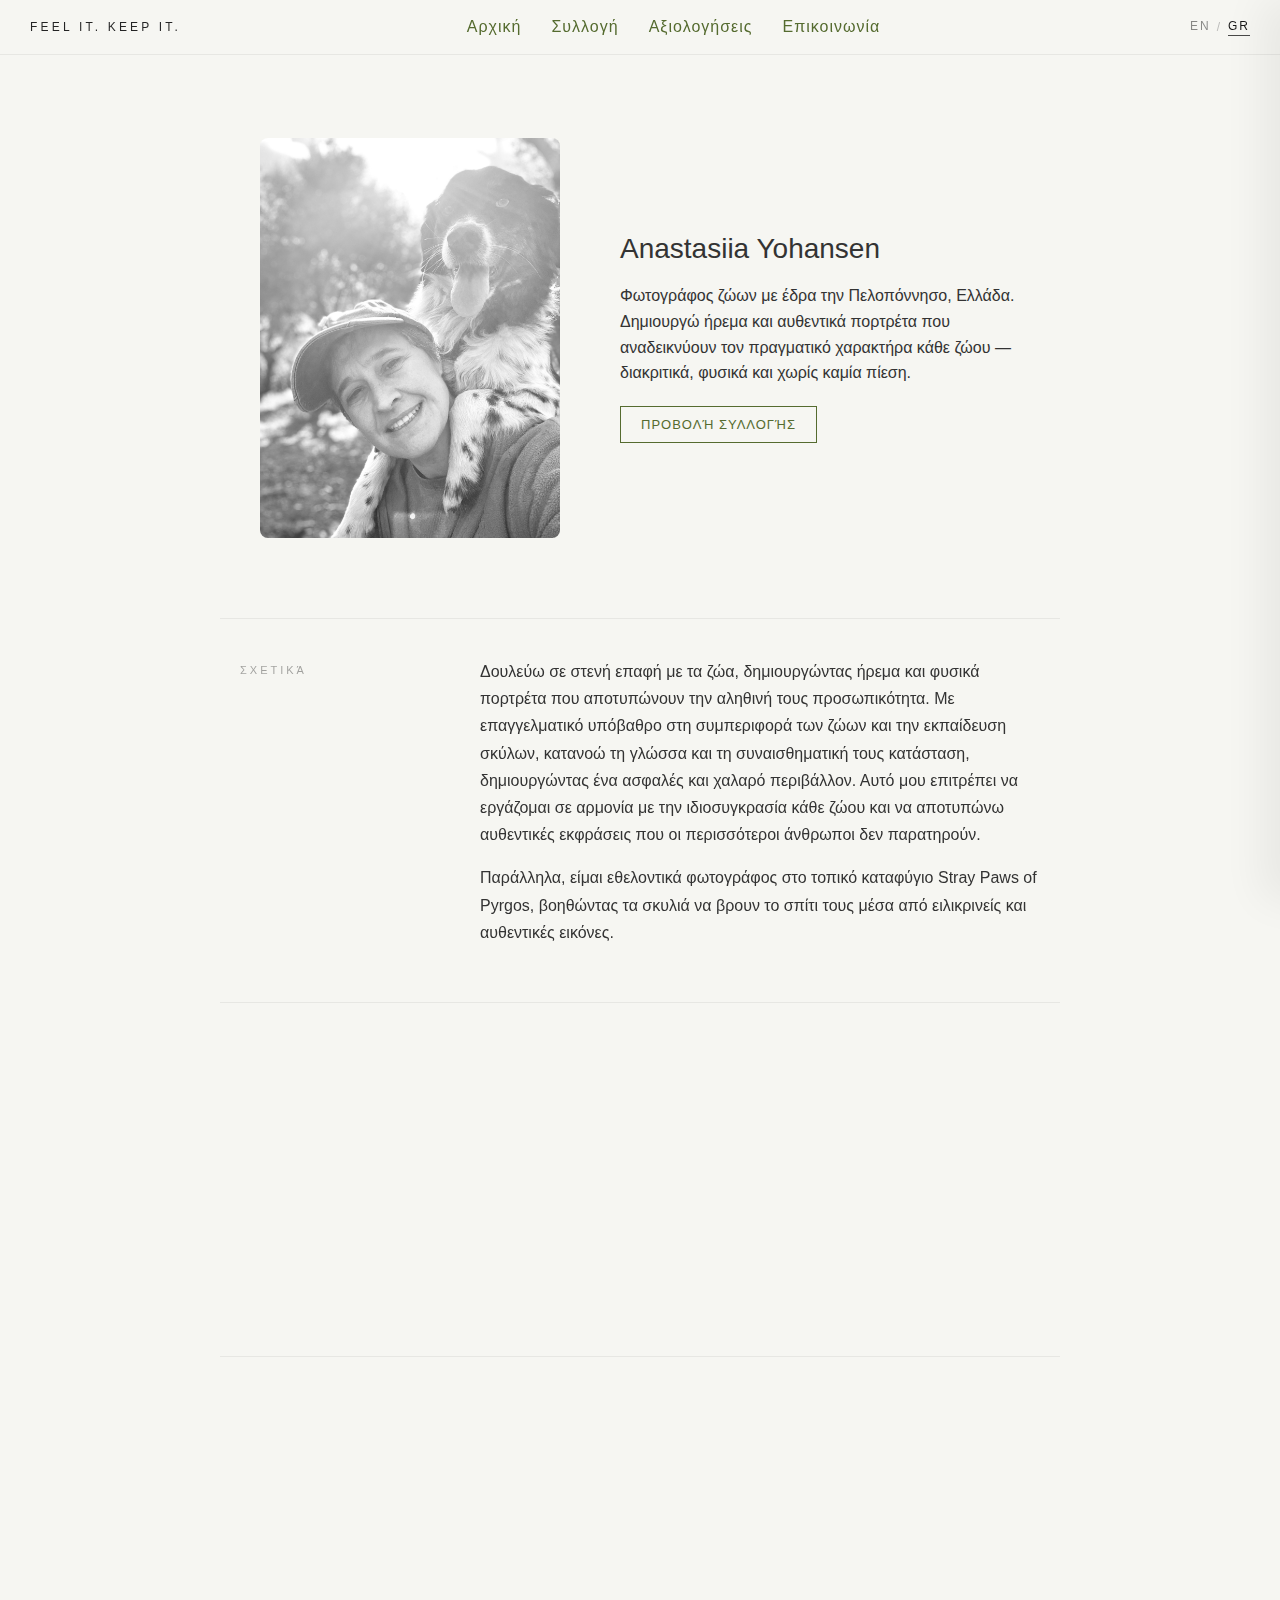
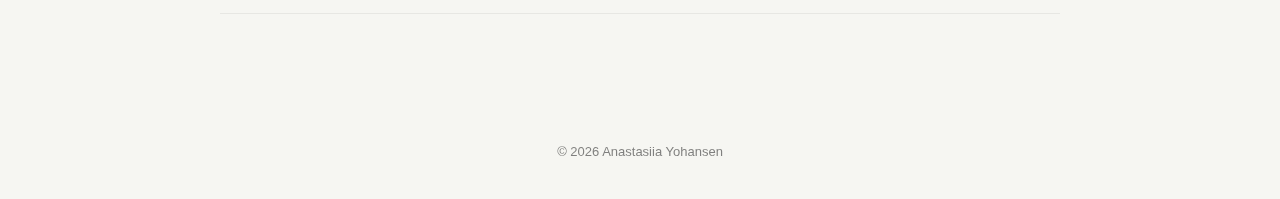
<file: index-gr.html>
<!DOCTYPE html>
<html lang="en">
<head>
  <meta charset="UTF-8">
  <meta name="viewport" content="width=device-width, initial-scale=1.0">
  <title>Animal Photography</title>
  <link rel="stylesheet" href="style.css">
</head>
<body>

<header>

  <nav class="nav">

    <div class="logo">Feel it. Keep it.</div>

    <button class="burger" aria-label="Menu">
      <span></span>
      <span></span>
    </button>

    <ul class="nav-links">
      <li><a href="index-gr.html">Αρχική</a></li>
      <li><a href="gallery-gr.html">Συλλογή</a></li>
      <li><a href="testimonials-gr.html">Αξιολογήσεις</a></li>
      <li><a href="index-gr.html#contacts">Επικοινωνία</a></li>
    </ul>
<div class="lang-switch">
  <a href="index.html">EN</a>
  <span class="lang-divider">/</span>
  <a href="index-gr.html" class="active">GR</a>
</div>
  </nav>



</header>
<div class="mobile-menu">

<div class="mobile-menu-header">
    <div class="mobile-lang">
      <a href="index.html">EN</a>
      <a href="index-gr.html" class="active">GR</a>
    </div>
  <button class="menu-close" aria-label="Close menu">✕</button>
</div>
<div class="mobile-nav">
    <a href="index-gr.html">Αρχική</a>
    <a href="gallery-gr.html">Συλλογή</a>
    <a href="testimonials-gr.html">Αξιολογήσεις</a>
    <a href="#contacts">Επικοινωνία</a>
</div>
    
    <div class="mobile-socials">
      <a href="https://t.me/ayohansen">Telegram</a>
      <a href="https://wa.me/306940764896">WhatsApp</a>
      <a href="mailto:nastyayo@gemail.com">Email</a>
    </div>

  </div>

  <div class="menu-backdrop"></div>

<main>


  <!-- HERO (фото слева, текст справа) -->

  <section class="hero">

    <img src="img/IMG_1261.JPG" alt="Portrait">

    <div class="intro">

      <h1>Anastasiia Yohansen</h1>
<p>
Φωτογράφος ζώων με έδρα την Πελοπόννησο, Ελλάδα.
</p>
      <p>
Δημιουργώ ήρεμα και αυθεντικά πορτρέτα που αναδεικνύουν τον πραγματικό χαρακτήρα κάθε ζώου — διακριτικά, φυσικά και χωρίς καμία πίεση. 
</p>

      <a class="btn" href="gallery-gr.html">Προβολή συλλογής</a>

    </div>

  </section>

<section class="section reveal" data-stagger id="about">
  <div class="section-layout">
    <h2>Σχετικά</h2>

    <div class="about-text">
      <p>
Δουλεύω σε στενή επαφή με τα ζώα, δημιουργώντας ήρεμα και φυσικά πορτρέτα που αποτυπώνουν την αληθινή τους προσωπικότητα. Με επαγγελματικό υπόβαθρο στη συμπεριφορά των ζώων και την εκπαίδευση σκύλων, κατανοώ τη γλώσσα και τη συναισθηματική τους κατάσταση, δημιουργώντας ένα ασφαλές και χαλαρό περιβάλλον. Αυτό μου επιτρέπει να εργάζομαι σε αρμονία με την ιδιοσυγκρασία κάθε ζώου και να αποτυπώνω αυθεντικές εκφράσεις που οι περισσότεροι άνθρωποι δεν παρατηρούν.
</p>
      <p>
Παράλληλα, είμαι εθελοντικά φωτογράφος στο τοπικό καταφύγιο Stray Paws of Pyrgos, βοηθώντας τα σκυλιά να βρουν το σπίτι τους μέσα από ειλικρινείς και αυθεντικές εικόνες.    
</p>

</div>
  </div>
</section>


  <!-- GEAR -->

  <section class="section reveal" data-stagger id="gear">
  <div class="section-layout">
    <h2>Η προσέγγισή μου</h2>

    <div class="about-text">
<p class="approach-intro">
Φωτογραφίζω με iPhone, διατηρώντας ένα ήρεμο, φυσικό και μη παρεμβατικό περιβάλλον. Χωρίς μεγάλες κάμερες ή εξοπλισμό φωτισμού, τα ζώα παραμένουν χαλαρά, εκφραστικά και απόλυτα ο εαυτός τους.</p>
<p class="approach-highlight">
  Το αποτέλεσμα δεν είναι απλώς μια φωτογραφία, αλλά μια αυθεντική αποτύπωση αυτού που πραγματικά είναι.</p>
<p class="approach-highlight">Οποιοσδήποτε μπορεί να τραβήξει μια φωτογραφία. Η δική μου δουλειά είναι να αποτυπώνω την παρουσία, την προσωπικότητα και τη σχέση εμπιστοσύνης.</p>
     
    </div>
  </div>
</section>




  <!-- DIPLOMAS -->

<section class="section reveal" data-stagger id="diplomas">
  <div class="section-layout">

    <h2>Διπλώματα</h2>

    <div class="section-content diplomas-list">

      <div class="diploma">
        Δίπλωμα Εκπαιδευτή Σκύλων  
        <span class="diploma-meta">
          National School of Service Dog Training, Ουκρανία · 2025
        </span>
      </div>

      <div class="diploma">
        Δίπλωμα Βοηθού Θεραπείας με τη Συνοδεία Σκύλου  
        <span class="diploma-meta">
          National School of Service Dog Training, Ουκρανία · 2026
        </span>
      </div>

      <div class="diploma">
        Πιστοποιημένος Επαγγελματίας Εκπαιδευτής Σκύλων  
        <span class="diploma-meta">
          Nordic Education Centre for Dog Trainers, Νορβηγία · 2023
        </span>
      </div>

    </div>

  </div>
</section>


  <!-- CONTACTS -->

  <section class="section reveal" data-stagger id="contacts">
<div class="section-layout">
    <h2>Επικοινωνία</h2>
<div class="section-content">
    <div class="contact-links">

      <a href="https://t.me/ayohansen" target="_blank" rel="noopener">
        Telegram
      </a>

      <a href="https://wa.me/306940764896" target="_blank" rel="noopener">
        WhatsApp
      </a>

      <a href="mailto:nastyayo@gmail.com">
        nastyayo@gmail.com
      </a>

    </div>
    </div>
    </div>

  </section>


</main>



<footer>

  © <span id="year"></span> Anastasiia Yohansen

</footer>



<script>

  /* year */

  document.getElementById("year").textContent =
    new Date().getFullYear();



  /* burger menu */
  const closeBtn = document.querySelector(".menu-close");
  const burger =
    document.querySelector(".burger");

  const menu =
    document.querySelector(".mobile-menu");

  const backdrop =
    document.querySelector(".menu-backdrop");

closeBtn?.addEventListener("click", () => {
  document.body.classList.remove("menu-open");
});
  burger.addEventListener("click", () => {

    document.body.classList.toggle("menu-open");

  });


  backdrop.addEventListener("click", () => {

    document.body.classList.remove("menu-open");

  });



  /* cinematic reveal */

  const reveals =
    document.querySelectorAll(".reveal");


  const observer =
    new IntersectionObserver(

      (entries) => {

        entries.forEach(entry => {

          if (entry.isIntersecting) {

            entry.target.classList.add("is-visible");

          }

        });

      },

      {
        threshold: 0.25
      }

    );


  reveals.forEach(el =>
    observer.observe(el)
  );


</script>

<script>
  const header = document.querySelector("header");

  window.addEventListener("scroll", () => {

    if(window.scrollY > 40){
      header.classList.add("scrolled");
    } else {
      header.classList.remove("scrolled");
    }

  });
</script>

</body>
</html>
</file>
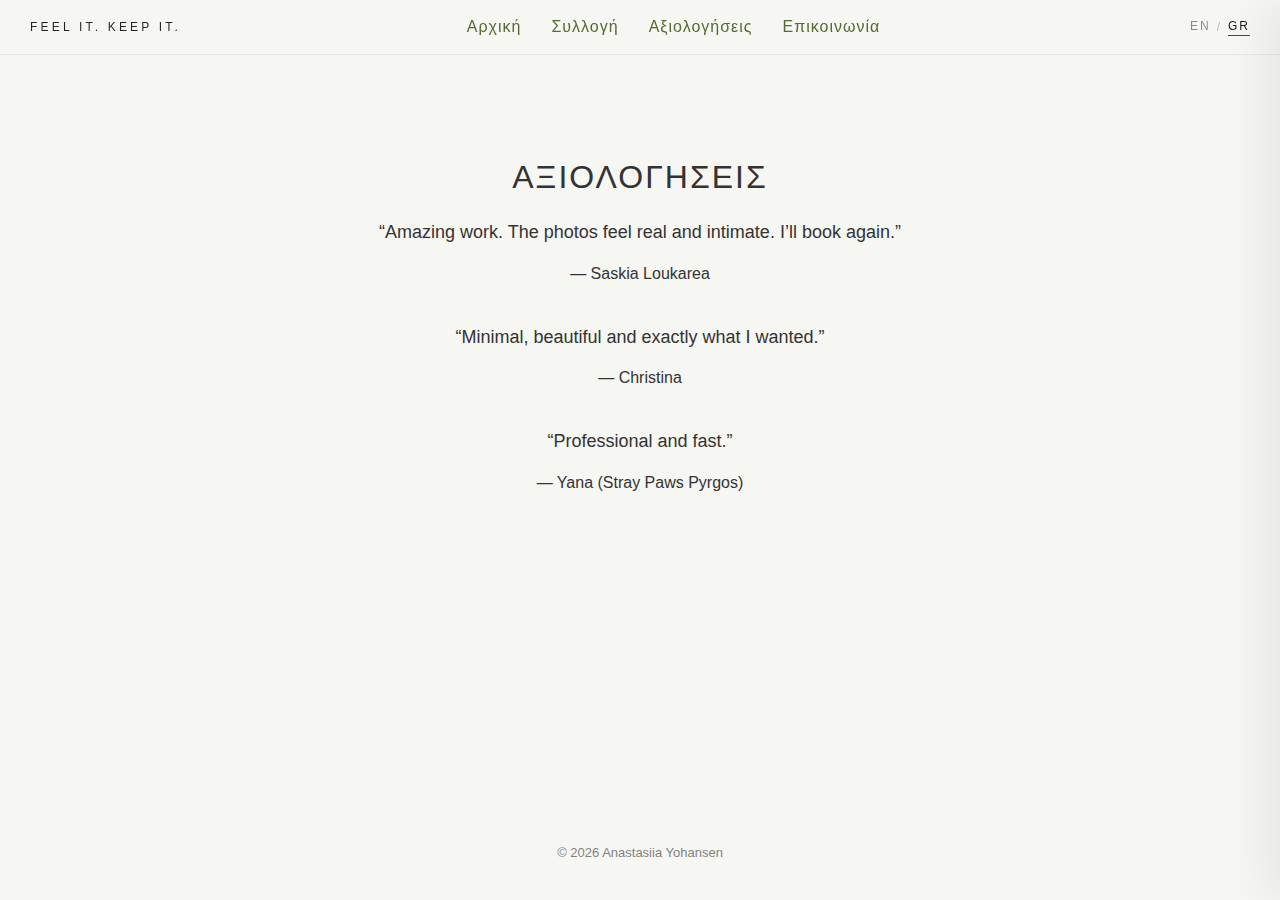
<file: testimonials-gr.html>
<!DOCTYPE html>
<html lang="el">
<head>
  <meta charset="UTF-8" />
  <meta name="viewport" content="width=device-width, initial-scale=1.0" />
  <title>Animal Photography</title>
  <link rel="stylesheet" href="style.css" />
</head>
<body>

<header>
  <nav class="nav">
    <div class="logo">Feel it. Keep it.</div>

    <button class="burger" aria-label="Open menu" aria-expanded="false">
      <span></span><span></span>
    </button>

    <ul class="nav-links">
      <li><a href="index-gr.html">Αρχική</a></li>
      <li><a href="gallery-gr.html">Συλλογή</a></li>
      <li><a href="testimonials-gr.html">Αξιολογήσεις</a></li>
      <li><a href="index-gr.html#contacts">Επικοινωνία</a></li>
    </ul>
    <div class="lang-switch">
  <a href="testimonials.html">EN</a>
 <span class="lang-divider">/</span>
  <a href="testimonials-gr.html" class="active">GR</a>
</div>
  </nav>


</header>
  <div class="mobile-menu" aria-hidden="true">
 <div class="mobile-menu-header">
    <div class="mobile-lang">
      <a href="testimonials.html">EN</a>
      <a href="testimonials-gr.html" class="active">GR</a>
    </div>
  <button class="menu-close" aria-label="Close menu">✕</button>
</div>
<div class="mobile-nav">
    <a href="index-gr.html">Αρχική</a>
    <a href="gallery-gr.html">Συλλογή</a>
    <a href="testimonials-gr.html">Αξιολογήσεις</a>
    <a href="index-gr.html#contacts">Επικοινωνία</a>
</div>
    <div class="mobile-socials">
      <a href="https://t.me/ayohansen" target="_blank" rel="noopener">Telegram</a>
      <a href="https://wa.me/306940764896" target="_blank" rel="noopener">WhatsApp</a>
      <a href="mailto:nastyayo@gemail.com">Email</a>
    </div>
  </div>

  <div class="menu-backdrop"></div>
<main>
  <section class="testimonials">
    <h1>Αξιολογήσεις</h1>

    <div class="testimonial">
      <p>“Amazing work. The photos feel real and intimate. I’ll book again.”</p>
      <div class="name">— Saskia Loukarea</div>
    </div>

    <div class="testimonial">
      <p>“Minimal, beautiful and exactly what I wanted.”</p>
      <div class="name">— Christina</div>
    </div>

    <div class="testimonial">
      <p>“Professional and fast.”</p>
      <div class="name">— Yana (Stray Paws Pyrgos)</div>
    </div>

  </section>
</main>

<footer>
  © <span id="year"></span> Anastasiia Yohansen
</footer>

<script>
  document.getElementById('year').textContent = new Date().getFullYear();

  // burger menu
  const closeBtn = document.querySelector(".menu-close");
  const burger = document.querySelector('.burger');
  const menu = document.querySelector('.mobile-menu');
  const backdrop = document.querySelector('.menu-backdrop');

closeBtn?.addEventListener("click", () => {
  document.body.classList.remove("menu-open");
});

  function closeMenu(){
    document.body.classList.remove('menu-open');
    burger?.setAttribute('aria-expanded', 'false');
    menu?.setAttribute('aria-hidden', 'true');
  }

  function openMenu(){
    document.body.classList.add('menu-open');
    burger?.setAttribute('aria-expanded', 'true');
    menu?.setAttribute('aria-hidden', 'false');
  }

  burger?.addEventListener('click', () => {
    document.body.classList.contains('menu-open') ? closeMenu() : openMenu();
  });

  backdrop?.addEventListener('click', closeMenu);
  menu?.querySelectorAll('a').forEach(a => a.addEventListener('click', closeMenu));

  window.addEventListener('keydown', (e) => {
    if(e.key === 'Escape') closeMenu();
  });
</script>
<script>
  const header = document.querySelector("header");

  window.addEventListener("scroll", () => {

    if(window.scrollY > 40){
      header.classList.add("scrolled");
    } else {
      header.classList.remove("scrolled");
    }

  });
</script>

</body>
</html>
</file>
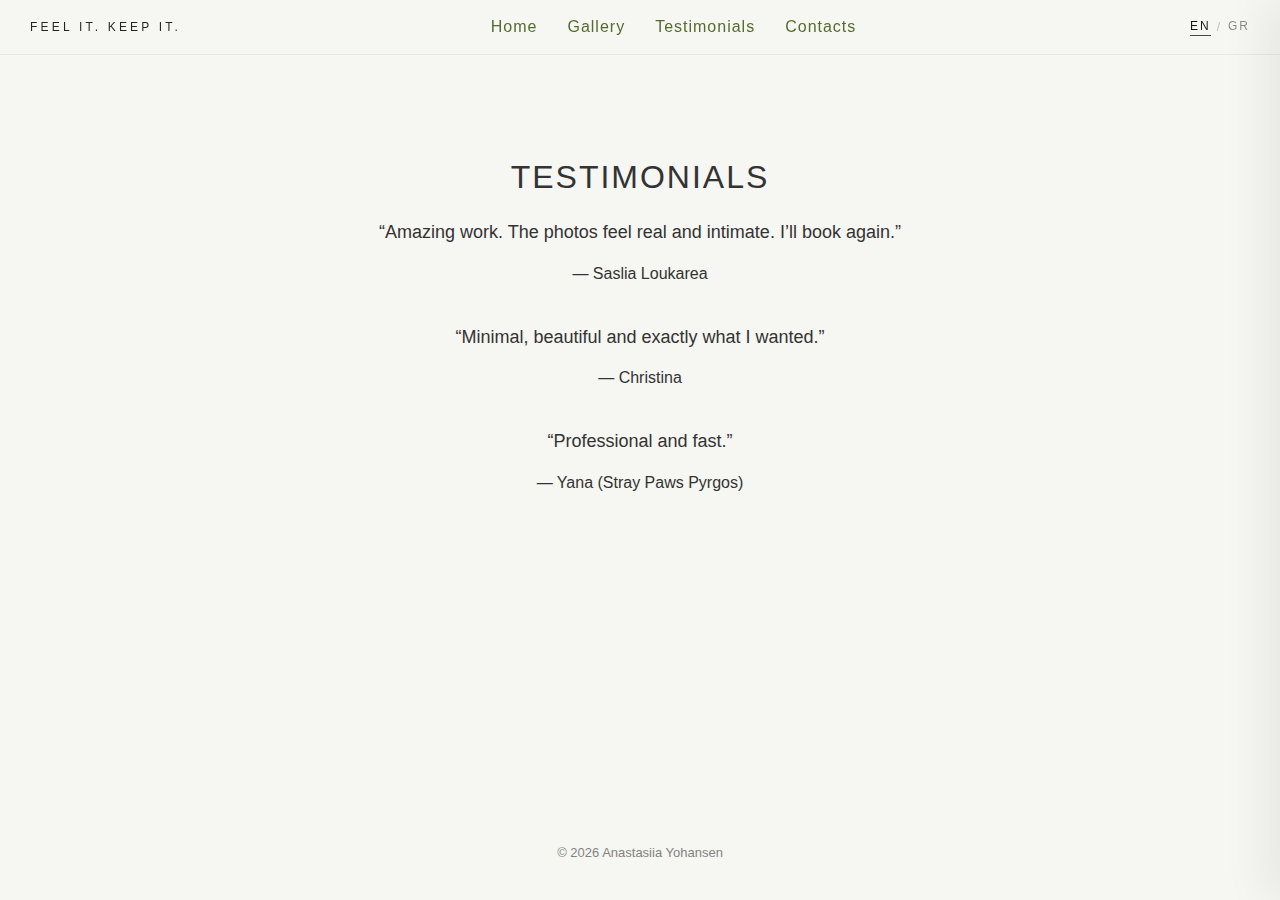
<file: testimonials.html>
<!DOCTYPE html>
<html lang="en">
<head>
  <meta charset="UTF-8" />
  <meta name="viewport" content="width=device-width, initial-scale=1.0" />
  <title>Animal Photography</title>
  <link rel="stylesheet" href="style.css" />
</head>
<body>

<header>
  <nav class="nav">
    <div class="logo">Feel it. Keep it.</div>

    <button class="burger" aria-label="Open menu" aria-expanded="false">
      <span></span><span></span>
    </button>

    <ul class="nav-links">
      <li><a href="index.html">Home</a></li>
      <li><a href="gallery.html">Gallery</a></li>
      <li><a href="testimonials.html">Testimonials</a></li>
      <li><a href="index.html#contacts">Contacts</a></li>
    </ul>
    <div class="lang-switch">
  <a href="testimonials.html" class="active">EN</a>
  <span class="lang-divider">/</span>
  <a href="testimonials-gr.html">GR</a>
</div>
  </nav>


</header>
  <div class="mobile-menu" aria-hidden="true">
<div class="mobile-menu-header">

    <div class="mobile-lang">
      <a href="testimonials.html" class="active">EN</a>
      <span class="lang-divider">/</span>
      <a href="testimonials-gr.html">GR</a>
    </div>

    <button class="menu-close" aria-label="Close menu">✕</button>
</div>
<div class="mobile-nav">
    <a href="index.html">Home</a>
    <a href="gallery.html">Gallery</a>
    <a href="testimonials.html">Testimonials</a>
    <a href="index.html#contacts">Contacts</a>
</div>  

    <div class="mobile-socials">
      <a href="https://t.me/ayohansen" target="_blank" rel="noopener">Telegram</a>
      <a href="https://wa.me/306940764896" target="_blank" rel="noopener">WhatsApp</a>
      <a href="mailto:nastyayo@gemail.com">Email</a>
    </div>
  </div>

  <div class="menu-backdrop"></div>
<main>
  <section class="testimonials">
    <h1>Testimonials</h1>

    <div class="testimonial">
      <p>“Amazing work. The photos feel real and intimate. I’ll book again.”</p>
      <div class="name">— Saslia Loukarea</div>
    </div>

    <div class="testimonial">
      <p>“Minimal, beautiful and exactly what I wanted.”</p>
      <div class="name">— Christina</div>
    </div>

    <div class="testimonial">
      <p>“Professional and fast.”</p>
      <div class="name">— Yana (Stray Paws Pyrgos)</div>
    </div>

  </section>
</main>

<footer>
  © <span id="year"></span> Anastasiia Yohansen
</footer>

<script>
  document.getElementById('year').textContent = new Date().getFullYear();

  // burger menu
  const closeBtn = document.querySelector(".menu-close");
  const burger = document.querySelector('.burger');
  const menu = document.querySelector('.mobile-menu');
  const backdrop = document.querySelector('.menu-backdrop');

closeBtn?.addEventListener("click", () => {
  document.body.classList.remove("menu-open");
});

  function closeMenu(){
    document.body.classList.remove('menu-open');
    burger?.setAttribute('aria-expanded', 'false');
    menu?.setAttribute('aria-hidden', 'true');
  }

  function openMenu(){
    document.body.classList.add('menu-open');
    burger?.setAttribute('aria-expanded', 'true');
    menu?.setAttribute('aria-hidden', 'false');
  }

  burger?.addEventListener('click', () => {
    document.body.classList.contains('menu-open') ? closeMenu() : openMenu();
  });

  backdrop?.addEventListener('click', closeMenu);
  menu?.querySelectorAll('a').forEach(a => a.addEventListener('click', closeMenu));

  window.addEventListener('keydown', (e) => {
    if(e.key === 'Escape') closeMenu();
  });
</script>
<script>
  const header = document.querySelector("header");

  window.addEventListener("scroll", () => {

    if(window.scrollY > 40){
      header.classList.add("scrolled");
    } else {
      header.classList.remove("scrolled");
    }

  });
</script>

</body>
</html>
</file>
<file: style.css>
/* ===== Base ===== */
* { box-sizing: border-box; }

html { scroll-behavior: smooth; height: 100%; }

body{
  margin: 0;
  min-height: 100vh;
  height: 100%;
  display: flex;
  flex-direction: column;

  font-family: 'Inter', sans-serif;
  font-weight: 300;
  background: #f6f6f2;
  color: #333;
}

img{ max-width: 100%; height: auto; display:block; }
a{ color: inherit; }

/* ===== Header / Nav ===== */
header{
  position: sticky;
  top: 0;
  z-index: 1000;

  padding: 18px 30px;
  background: rgba(246, 246, 242, 0.85);
  backdrop-filter: blur(10px);
  -webkit-backdrop-filter: blur(10px);
  border-bottom: 1px solid rgba(0,0,0,0.06);
}

.nav{
  display:flex;
  justify-content:space-between;
  align-items:center;
  gap:16px;
}

.logo{
  font-size: 12px;
  letter-spacing: 3.2px;
  text-transform: uppercase;
  font-weight: 500;
  color: rgba(0,0,0,0.85);

  text-decoration: none; 
  pointer-events: none;
  cursor: default;
}

/* убрать подчёркивание во всех состояниях ссылки */
.logo:visited,
.logo:hover,
.logo:active{
  text-decoration: none;
  color: inherit;
}

/* Desktop menu */
.nav-links{
  list-style:none;
  display:flex;
  gap:30px;
  margin:0;
  padding:0;
}

.nav-links a{
  text-decoration:none;
  color:#556b2f;
  font-weight:300;
  letter-spacing: 1px;
  transition: opacity .25s ease;
}
.nav-links a:hover{ opacity:.65; }

/* ===== Premium language switch (desktop) ===== */
.lang-switch{
  display: flex;
  align-items: center;
  gap: 6px;
  margin-left: 24px;
  font-size: 12px;
  letter-spacing: 2px;
}

.lang-switch a{
  position: relative;
  text-decoration: none;
  color: rgba(0,0,0,0.45);
  padding-bottom: 3px;
  transition: color .3s ease;
}

.lang-switch a::after{
  content: "";
  position: absolute;
  left: 0;
  bottom: 0;
  width: 0%;
  height: 1px;
  background: rgba(0,0,0,0.7);
  transition: width .3s ease;
}

.lang-switch a:hover{ color: rgba(0,0,0,0.75); }
.lang-switch a:hover::after{ width: 100%; }

.lang-switch a.active{
  color: rgba(0,0,0,0.9);
}
.lang-switch a.active::after{ width: 100%; }

.lang-divider{ color: rgba(0,0,0,0.25); }

/* ===== Burger ===== */
.burger{
  display:none;
  width:44px; height:44px;
  border:0; background:transparent;
  cursor:pointer;
  position:relative;
  padding:0;
}

.burger span{
  position:absolute;
  left:12px; right:12px;
  height:1px;
  background:#556b2f;
  transition:transform .25s ease, top .25s ease, opacity .25s ease;
}

.burger span:nth-child(1){ top:18px; }
.burger span:nth-child(2){ top:26px; }

body.menu-open .burger span:nth-child(1){ top:22px; transform:rotate(45deg); }
body.menu-open .burger span:nth-child(2){ top:22px; transform:rotate(-45deg); }

/* ===== Mobile menu ===== */
.menu-backdrop{
  position:fixed;
  inset:0;
  background:rgba(0,0,0,.18);
  opacity:0;
  pointer-events:none;
  transition:opacity .25s ease;
  z-index:1900;
}

.mobile-menu{
  position:fixed;
  top:0; right:0;
  height:100dvh;
  width: min(68vw, 280px);

  background:#f6f6f2;
  transform:translateX(100%);
  transition:transform .28s ease;
  z-index:2000;

  box-shadow:-18px 0 40px rgba(0,0,0,.06);

  display:flex;
  flex-direction:column;

  /* важно: без дубликатов */
  padding: 0 28px 28px;
  gap: 0;
}

body.menu-open .mobile-menu{ transform:translateX(0); }
body.menu-open .menu-backdrop{ opacity:1; pointer-events:auto; }

/* header внутри мобильного меню (EN/GR + X) */
.mobile-menu-header{
  display:flex;
  justify-content:space-between;
  align-items:center;
  padding: 18px 0 10px; /* внутри уже есть боковой padding у .mobile-menu */
}

.mobile-lang{
  display:flex;
  align-items:center;
  gap:10px;
  font-size: 12px;
  letter-spacing: 2px;
}

.mobile-lang a{
  text-decoration:none;
  color: rgba(0,0,0,0.6);
  padding-bottom: 2px;
  border-bottom: 1px solid transparent;
  transition: opacity .2s ease;
}
.mobile-lang a:hover{ opacity: .65; }
.mobile-lang a.active{
  color: rgba(0,0,0,0.9);
  border-bottom: 1px solid rgba(0,0,0,0.6);
}

.menu-close{
  background: none;
  border: none;
  font-size: 26px;
  line-height: 1;
  cursor: pointer;
  color: rgba(0,0,0,0.7);
  transition: opacity .2s ease;
}
.menu-close:hover{ opacity: .5; }

/* links list */
.mobile-nav{
  display:flex;
  flex-direction:column;
  gap: 26px;
  padding-top: 34px; /* чтобы не было ощущения "прилипло к языкам" */
}

.mobile-nav a{
  text-decoration:none;
  font-size:14px;
  letter-spacing:2px;
  text-transform:uppercase;
  color:#333;
}

/* socials bottom */
.mobile-socials{
  margin-top:auto;
  display:flex;
  flex-direction:column;
  gap:12px;
  padding-top:18px;
  border-top:1px solid rgba(0,0,0,.08);
}

.mobile-socials a{
  text-decoration:none;
  font-size: 13px;
  letter-spacing: 1px;
  color: rgba(0,0,0,0.75);
}
.mobile-socials a:hover{ opacity:.7; }

/* ===== Hero ===== */
.hero{
  display:flex;
  align-items:center;
  justify-content:center;
  gap:60px;
  padding:60px 40px 20px;
  flex-wrap:wrap;
  margin-bottom:60px;
}

.hero img{
  max-width:300px;
  border-radius:8px;
}

.intro{ max-width:400px; }

.intro h1{
  font-size: 28px;
  font-weight:300;
  margin:0 0 18px;
}

.intro p{
  margin:0;
  line-height:1.6;
}

.btn{
  display:inline-block;
  margin-top:20px;
  padding:10px 20px;
  border:1px solid #556b2f;
  text-decoration:none;
  color:#556b2f;
  transition:all .25s ease;
  letter-spacing:1px;
  text-transform:uppercase;
  font-size:13px;
}
.btn:hover{
  background:#556b2f;
  color:#fff;
}

/* ===== Main / Sections ===== */
main{
  max-width:1100px;
  margin:0 auto;
  padding:0 20px;
  flex: 1;
}

.section{
  padding:40px 40px;
  position:relative;
}

.section::before{
  content:"";
  position:absolute;
  top:0;
  left:20px;
  right:20px;
  height:1px;
  background:rgba(0,0,0,.06);
}

.section:first-of-type::before{ display:none; }

.section h2{
  font-size:11px;
  font-weight:400;
  letter-spacing:3px;
  text-transform:uppercase;
  color:rgba(0,0,0,.35);
  margin:0;
  padding-top: 6px;
}

/* layout: label left, content right */
.section-layout{
  display:grid;
  grid-template-columns: 160px 1fr;
  column-gap: 80px;
  align-items:start;
}

/* About / right column width */
.about-text{
  max-width: 560px;
  line-height: 1.7;
}
.about-text p{
  margin: 0 0 16px 0;
}

/* shared section content width */
.section-content{
  max-width: 560px;
}

/* Contacts */
.contact-links{
  display:flex;
  flex-wrap:wrap;
  gap: 28px;
}
.contact-links a{
  text-decoration:none;
  color:#556b2f;
  border-bottom:1px solid rgba(85,107,47,.35);
  padding-bottom:2px;
}
.contact-links a:hover{ opacity:.7; }

/* Diplomas list */
.diplomas-list{
  display:flex;
  flex-direction:column;
  gap:18px;
  max-width:560px;
}
.diploma{
  font-size:16px;
  line-height:1.5;
}
.diploma-meta{
  display:block;
  font-size:14px;
  color:rgba(0,0,0,0.55);
  margin-top:2px;
}

/* Approach */
.approach-intro{ margin-bottom: 18px; }
.approach-highlight{
  font-style: italic;
  font-size: 17px;
  margin-top: 22px;
  color: rgba(0,0,0,0.85);
  line-height: 1.7;
}

/* Reveal (optional) */
.section[data-stagger] h2,
.section[data-stagger] > :not(h2){
  opacity:0;
  transform:translateY(18px);
  filter:blur(2px);
  transition:opacity .8s ease, transform .8s ease, filter .8s ease;
  will-change:opacity, transform, filter;
}
.section[data-stagger].is-visible h2{
  opacity:1;
  transform:translateY(0);
  filter:blur(0);
}
.section[data-stagger].is-visible > :not(h2){
  opacity:1;
  transform:translateY(0);
  filter:blur(0);
  transition-delay:140ms;
}

/* ===== Gallery ===== */
.gallery{ padding:60px 40px 20px; }

.gallery h1{
  text-align:center;
  font-weight:300;
  letter-spacing:2px;
  text-transform:uppercase;
}

.gallery .grid{
  display:flex;
  flex-wrap:wrap;
  gap:10px;
}

.gallery .grid img{
  height:250px;
  width:auto;
  transition: transform .3s ease;
  cursor:pointer;
}

.gallery .grid img:hover{ transform:scale(1.03); }

.gallery-button{
  text-align:center;
  margin-top:20px;
}

.gallery-button button{
  background:transparent;
  border:none;
  border-bottom:1px solid #000;
  padding:8px 0;
  font-size:13px;
  letter-spacing:2px;
  text-transform:uppercase;
  cursor:pointer;
  transition:opacity .3s ease;
}
.gallery-button button:hover{ opacity:.5; }

/* ===== Testimonials ===== */
.testimonials{
  padding:60px 40px;
  max-width:640px;
  margin:0 auto;
  text-align:center;
}

.testimonials h1{
  text-align:center;
  font-weight:300;
  letter-spacing:2px;
  text-transform:uppercase;
}

.testimonial{ margin-bottom:40px; }
.testimonial p{ font-size:18px; line-height:1.6; }
.testimonial span{ display:block; margin-top:10px; opacity:.6; }

/* ===== Footer ===== */
footer{
  text-align:center;
  padding: 30px 20px 40px;
  opacity: .6;
  font-size: 13px;
  width:100%;
}

/* ===== Mobile ===== */
@media (max-width: 768px){
  header{ padding:16px 18px; }
  body{ font-weight:200; }

  .nav-links{ display:none; }
  .burger{ display:inline-block; }

  /* hide desktop language switch */
  header .lang-switch{ display:none; }

  .hero{
    padding:28px 18px 10px;
    gap:18px;
    justify-content:flex-start;
  }

  .hero img{ max-width:100%; }

  main{ padding: 0 18px; }

  .section{ padding:30px 0; }
  .section::before{ left:0; right:0; }

  .section-layout{
    grid-template-columns: 1fr;
    row-gap: 16px;
  }

  .gallery{ padding:28px 18px 14px; }
  .gallery .grid img{ height:160px; }
}

/* ===== Header scroll refinement ===== */

header{
  transition:
    background .35s ease,
    border-color .35s ease,
    padding .35s ease,
    backdrop-filter .35s ease;
}

/* состояние при scroll */
header.scrolled{
  background: rgba(246, 246, 242, 0.6);
  backdrop-filter: blur(14px);
  -webkit-backdrop-filter: blur(14px);

  padding: 12px 30px;

  border-bottom: 1px solid rgba(0,0,0,0.04);
}

/* mobile version */
@media (max-width:768px){

  header.scrolled{
    padding: 10px 18px;
  }

}

/* force header to never hide */
header{
  transform: translateY(0) !important;
  opacity: 1 !important;
  visibility: visible !important;
  display: block !important;
  position: fixed;
  z-index: 1000;
}

/* ===== FIX: fixed header + menu layers (no layout shift) ===== */

/* 1) Header always on top */
header{
  position: fixed !important;
  top: 0; left: 0; right: 0;
  z-index: 1000 !important;
}

/* 2) Page content must start below header (adjust if needed) */
body{
  padding-top: 78px !important; /* desktop */
}

@media (max-width: 768px){
  body{ padding-top: 68px !important; } /* mobile */
}

/* 3) Backdrop must NOT push content */
.menu-backdrop{
  position: fixed !important;
  inset: 0 !important;
  z-index: 1900 !important;
  opacity: 0;
  pointer-events: none;
}

/* show backdrop only when menu open */
body.menu-open .menu-backdrop{
  opacity: 1;
  pointer-events: auto;
}

/* 4) Mobile menu must be fixed too (not in document flow) */
.mobile-menu{
  position: fixed !important;
  top: 0; right: 0;
  height: 100dvh;
  z-index: 2000 !important;
}
/* Greek highlight — clean cinematic emphasis */
html[lang="el"] .approach-highlight{
  font-style: normal;            /* убрать курсив */
  color: rgba(0,0,0,0.85);      /* чуть темнее основного текста */
  font-weight: 400;             /* оставить лёгкость */
  letter-spacing: 0.01em;       /* очень subtle */
}

/* основной текст чуть мягче для контраста */
html[lang="el"] .approach p{
  color: rgba(0,0,0,0.68);
}

/* Fix harsh darkening on mobile – adjust actual GLightbox overlay */
@media (hover: none) and (pointer: coarse){

  .glightbox-container .goverlay{
    background: rgba(0,0,0,0.80) !important;
    /*opacity: 1 !important;*/
  } 
}

@media (hover: none) and (pointer: coarse){
  .logo{
    pointer-events: auto;
    cursor: pointer;
    transition: opacity 0.25s ease;
  }
    .logo:active{
    opacity: 0.45;
    transition: opacity 0.08s ease;
  }
}
</file>
